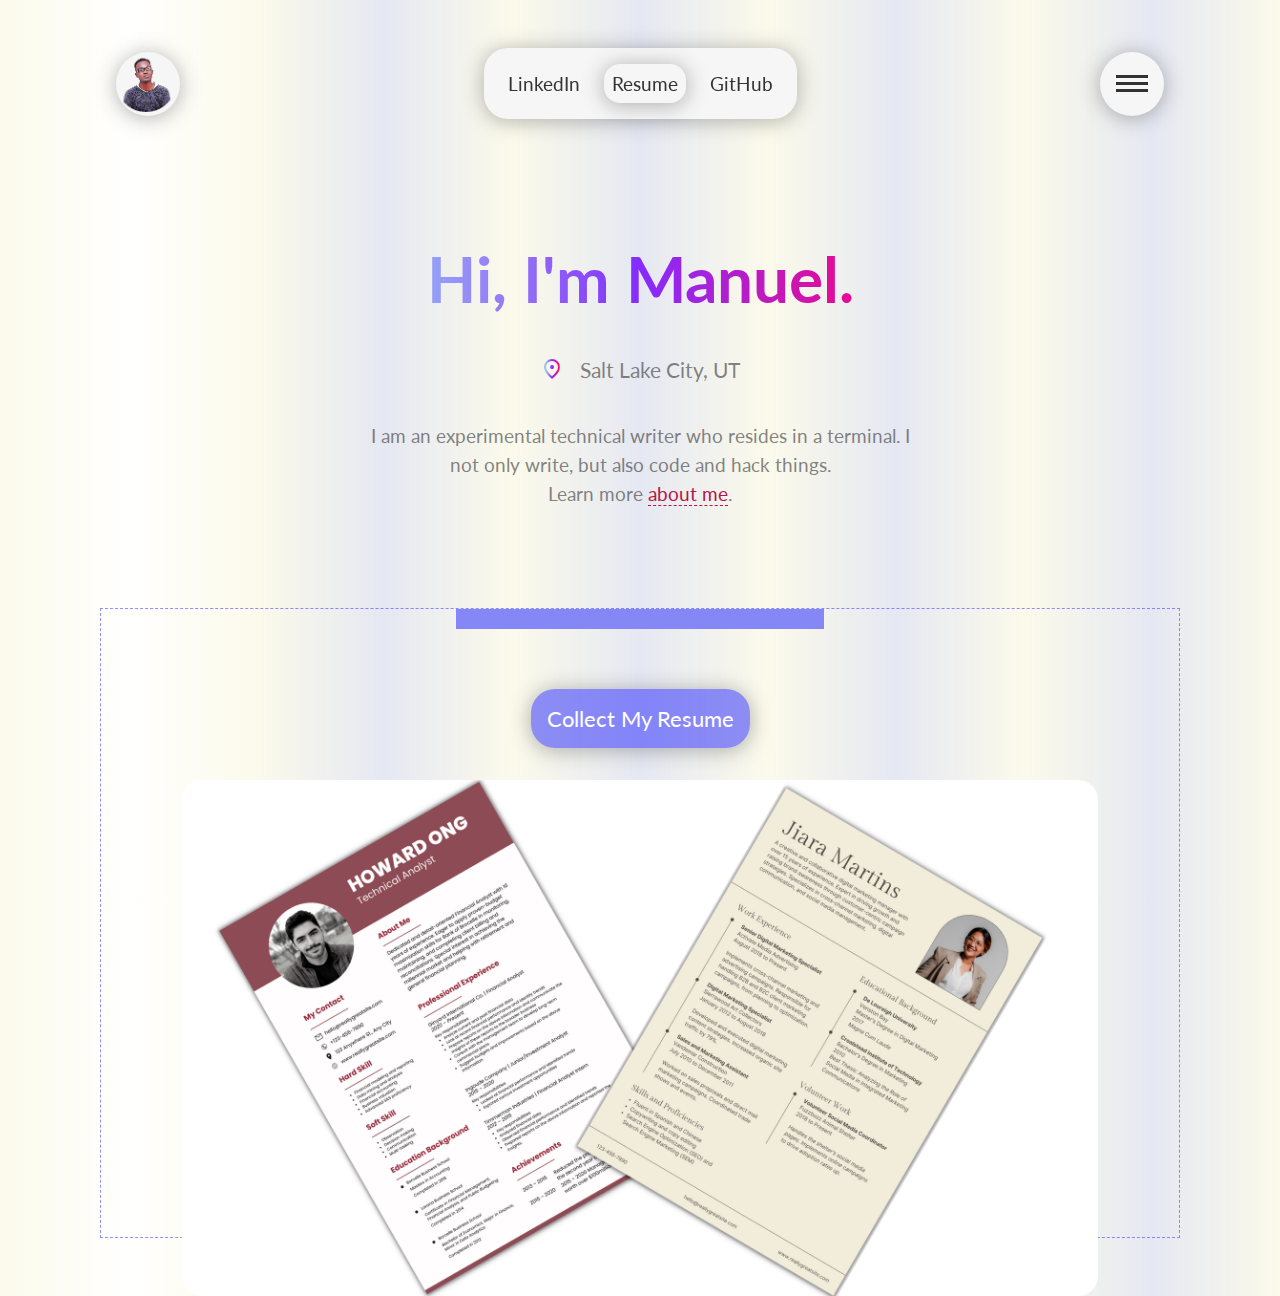
<file: index.html>
<!DOCTYPE html>
<html lang="en">
  <head>
    <meta charset="UTF-8" />
    <meta http-equiv="X-UA-Compatible" content="IE=edge" />
    <meta name="viewport" content="width=device-width, initial-scale=1.0" />
    <title>Manuel Smith</title>
    <link rel="stylesheet" href="main.css" />
    <link rel="stylesheet" href="utilities.css" />
    <link
      rel="stylesheet"
      href="https://fonts.googleapis.com/css2?family=Material+Symbols+Outlined:opsz,wght,FILL,GRAD@20..48,100..700,0..1,-50..200"
    />
    <link
      rel="stylesheet"
      href="https://use.fontawesome.com/releases/v5.15.4/css/all.css"
      integrity="sha384-DyZ88mC6Up2uqS4h/KRgHuoeGwBcD4Ng9SiP4dIRy0EXTlnuz47vAwmeGwVChigm"
      crossorigin="anonymous"
    />
    <link rel="icon" type="image/x-icon" href="./images/logo.ico" />
  </head>
  <body>
    <header>
      <div class="margin-sides header-holder">
        <div class="icon-frame">
          <a href="/">
            <img class="logo" src="./images/logo.png" alt="logo" width="60px"
          /></a>
        </div>
        <div class="mini-menu">
          <button class="tab-buttons">LinkedIn</button>
          <button class="tab-buttons active">Resume</button>
          <button class="tab-buttons">GitHub</button>
        </div>
        <div id="menu-item" class="icon-frame menu-item">
          <div class="bars bar-tilt"></div>
          <div class="bars bar-none"></div>
          <div class="bars bar-tilt"></div>
        </div>
        <div class="menu">
          <ul>
            <li>
              <span class="material-symbols-outlined"> home </span>
              <a href="/">Home</a>
            </li>
            <li>
              <span class="material-symbols-outlined">
                supervised_user_circle
              </span>
              <a href="/about.html">About</a>
            </li>
          </ul>
        </div>
      </div>
    </header>
    <main class="margin-sides">
      <div class="hero-section">
        <div class="my-name">Hi, I'm Manuel.</div>
        <div class="location">
          <span class="material-symbols-outlined"> location_on </span>
          <p>Salt Lake City, UT</p>
        </div>
        <div class="brief-me">
          <p>
            I am an experimental technical writer who resides in a terminal. I
            not only write, but also code and hack things. <br />Learn more
            <a href="./about.html">about me</a>.
          </p>
        </div>
        <div class="resource-tracker"></div>
        <div class="tab-div">
          <div>
            <a href="https://www.linkedin.com/in/manuel-smith" target="_blank"
              >Let's Connect</a
            >
            <img
              src="./images/linkedin-profile.png"
              alt="linkedin profile image"
            />
          </div>
          <div class="active">
            <a href="./resources/Manuels-resume.pdf" download id="resumeBtn"
              >Collect My Resume</a
            >
            <img src="./images/my-resume.png" alt="Manuel's resume" />
          </div>
          <div>
            <a href="https://github.com/Manuel-Smith" target="_blank"
              >Check My Code</a
            >
            <img src="./images/code-spaces.png" alt="github profile" />
          </div>
        </div>
      </div>
      <div class="resources-links"></div>
    </main>
    <footer class="margin-sides"></footer>
    <script src="tabprofiles.js"></script>
    <script src="menu.js"></script>
  </body>
</html>
</file>
<file: main.css>
@import url("https://fonts.googleapis.com/css2?family=Lato:ital,wght@0,100;0,300;0,400;0,700;0,900;1,100;1,300;1,400;1,700;1,900&display=swap");
::after,
::before,
* {
  font-family: "Lato", sans-serif;
  padding: 10;
  margin: 0;
  box-sizing: border-box;
  --color-primary: #f6f6f6;
  --color-buttons: #ffffff;
  --color-bars: #333;
  --color-shadows: #33333357;
  --all-shadows: 0px 2px 20px 1px var(--color-shadows);
  /* transition: ease; */

  color: var(--color-bars);
}

ul,
li {
  list-style-type: none;
}

header {
  position: fixed;
  width: 100vw;
  z-index: 1;
}

body {
  margin: 0;
  width: 100vw;
  background: linear-gradient(
    90deg,
    rgba(238, 230, 155, 0.2),
    rgba(0, 30, 128, 0),
    rgba(238, 230, 155, 0.2),
    rgba(0, 30, 128, 0.1),
    rgba(238, 230, 155, 0.2),
    rgba(0, 30, 128, 0.1),
    rgba(238, 230, 155, 0.2),
    rgba(0, 30, 128, 0.1),
    rgba(238, 230, 155, 0.2),
    rgba(0, 30, 128, 0.1),
    rgba(238, 230, 155, 0.2)
  );
  overflow-x: hidden;
}

footer {
  background-color: forestgreen;
}

a {
  color: #333;
  text-decoration: none;
  font-size: 1.2rem;
}

button {
  font-size: 1.2rem;
  background: transparent;
  cursor: pointer;
}

main {
  position: relative;
  height: 100vh;
  top: 15rem;
}
</file>
<file: utilities.css>
.margin-sides {
  max-width: 1080px;
  margin: auto;
}

.icon-frame {
  background-color: var(--color-primary);
  position: relative;
  width: 4rem;
  height: 4rem;
  border-radius: 50%;
  cursor: pointer;
}

.icon-frame .logo {
  width: 100%;
  min-width: 60px;
  min-height: 60px;
  max-width: 60px;
}

.icon-frame span {
  position: relative;
  top: 10px;
  display: flex;
  margin: 0 auto;
  font-size: 2.5rem;
  justify-content: center;
  align-content: center;
}
.header-holder {
  position: relative;
  display: flex;
  justify-content: space-between;
  align-items: center;
  padding: 3rem 1rem;
}

/*Styling the Sections with .header-holder buttons*/
/* .header-holder .mini-menu {
  position: relative;
  background-color: var(--color-primary);
  padding: 1rem;
  border-radius: 1.5rem;
  display: flex;
  gap: 1rem;
} */
.header-holder .mini-menu,
main .tab-div div a {
  position: relative;
  background-color: var(--color-primary);
  padding: 1rem;
  border-radius: 1.5rem;
  display: flex;
  gap: 1rem;
}

.header-holder .mini-menu button {
  flex-grow: 1;
  flex-wrap: wrap;
  padding: 0.5rem;
  border-radius: 16px;
  border: none;
  outline: none;
  /* box-shadow: 0px 2px 20px 1px var(--color-shadows); */
}

.header-holder .mini-menu .active,
main .tab-div div a {
  transition: 500ms ease-in-out;
  box-shadow: 0px 2px 20px 1px var(--color-shadows);
}

/* All items with color primary and a shadow */

.header-holder .mini-menu,
.icon-frame,
.header-holder .menu {
  box-shadow: var(--all-shadows);
}

/* Styling the menu Icon and the bars */
.header-holder #menu-item {
  display: grid;
  gap: 0.3rem;
  align-content: center;
  justify-items: center;
  cursor: pointer;
}

.header-holder .menu-item .bars {
  height: 0.15rem;
  width: 50%;
  background-color: var(--color-bars);
  border: none;
}

/*Styling the menu items*/
.header-holder .menu {
  display: none;
  position: absolute;
  background-color: var(--color-primary);
  border-radius: 1rem;
  top: 95%;
  left: calc(100% - 21.5%);
  width: 20%;
  height: 5rem;
  font-size: 1.2rem;
}

.header-holder .menu ul {
  height: 100%;
  display: grid;
  align-items: center;
  /* gap: 0.2rem; */
}

.header-holder .menu ul li {
  display: flex;
  gap: 1em;
  align-items: center;
}

.header-holder .menu ul li a:hover {
  color: rgb(180, 23, 70);
  border-bottom: 1px rgb(180, 23, 70) dashed;
  transition: ease-in-out 300ms;
}

main .hero-section {
  display: grid;
  gap: 2.5rem;
}

main .hero-section .my-name {
  font-size: 4rem;
  font-weight: bold;
  text-align: center;
}
main .hero-section .my-name,
main .hero-section .location .material-symbols-outlined {
  background: linear-gradient(
    90deg,
    rgb(112, 192, 188),
    rgba(0, 110, 255, 0.356),
    rgba(111, 0, 255, 0.815),
    rgb(255, 0, 119),
    rgb(238, 162, 225)
  );
  background-clip: text;
  -webkit-background-clip: text;
  -webkit-text-fill-color: transparent;
}

main .hero-section .location {
  text-align: center;
  font-size: 1.3rem;
  display: flex;
  gap: 1rem;
  justify-content: center;
}

main .hero-section .location p,
main .hero-section .brief-me p {
  color: #3333339a;
}

main .hero-section .brief-me p {
  font-size: 1.2rem;
  text-align: center;
  padding: 0 25%;
  line-height: 1.5;
}

main .hero-section .brief-me p a {
  color: rgb(180, 23, 70);
  border-bottom: 1px rgb(180, 23, 70) dashed;
}

main .tab-div {
  position: relative;
  border: 1px dashed rgba(0, 0, 255, 0.432);
  height: 70vh;
}

main .tab-div > div {
  position: absolute;
  display: flex;
  flex-direction: column;
  align-items: center;
  gap: 2rem;
  opacity: 0;
  z-index: 1;
}
main .resource-tracker {
  position: relative;
 background: #8687f6;
 right: 33px;
 top: 60.5px;
 left: 33%; 
 height: 20px;
 width: 34%;
 transition: 400ms ease-in-out;
}

main .tab-div > div.active {
  z-index: 2;
  opacity: 1;
  transition: 700ms ease-in-out;
}

main .tab-div div a {
  margin: 5rem 0 0 0;
  font-size: 1.4rem;
  color: white;
  background: rgba(0, 0, 255, 0.432);
}

main .tab-div div a:hover {
  transition: 300ms ease-in-out;
  background-color: transparent;
  color: var(--color-bars);
}

main .tab-div div img {
  width: 85%;
  border-radius: 20px;
}
</file>
